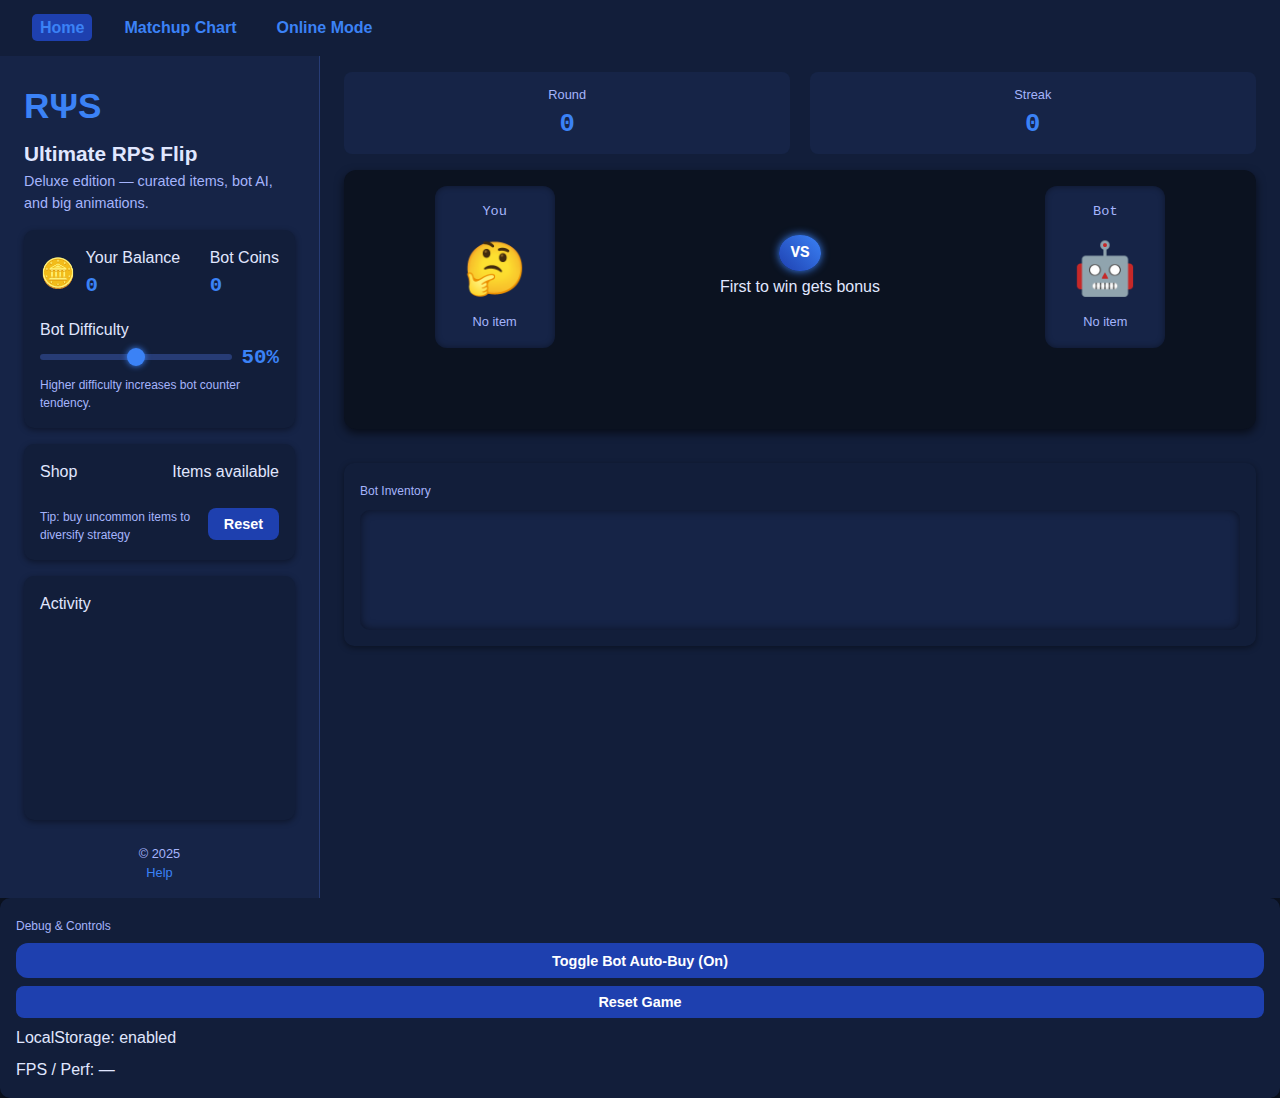
<file: index.html>
<!doctype html>
<html lang="en">
<head>
  <meta charset="utf-8" />
  <title>Ultimate Rock, Paper, Scissors Flip — Deluxe</title>
  <meta name="viewport" content="width=device-width,initial-scale=1" />
  <link rel="stylesheet" href="style.css" />
  <!-- Cronitor RUM -->
<script async src="https://rum.cronitor.io/script.js"></script>
<script>
    window.cronitor = window.cronitor || function() { (window.cronitor.q = window.cronitor.q || []).push(arguments); };
    cronitor('config', { clientKey: 'd086b8ed0db3d70befbdfbceb369a4a5' });
</script>
</head>
<body>

  <nav class="main-nav" role="navigation" aria-label="Main navigation">
    <ul>
      <li><a href="index.html" aria-current="page">Home</a></li>
      <li><a href="matchchart.html">Matchup Chart</a></li>
      <li><a href="online.html">Online Mode</a></li>
    </ul>
  </nav>

  <div class="app" role="application" aria-label="Ultimate Rock Paper Scissors Flip Game">
    <aside class="sidebar" aria-label="Game controls and shop">
      <div class="brand">
        <div class="logo">RΨS</div>
        <div>
          <h1>Ultimate RPS Flip</h1>
          <p class="small">Deluxe edition — curated items, bot AI, and big animations.</p>
        </div>
      </div>

      <div class="panel coins-panel" role="status" aria-live="polite">
        <div class="coins-row">
          <div class="coin-display">
            <div class="coin-icon">🪙</div>
            <div>
              <div class="small muted">Your Balance</div>
              <div class="coin-text" id="coins-display">0</div>
            </div>
          </div>
          <div class="kv">
            <div class="small muted">Bot Coins</div>
            <div class="value-pill mono" id="bot-coins-display">0</div>
          </div>
        </div>

        <div class="control">
          <div class="muted">Bot Difficulty</div>
          <div class="range-wrap">
            <input id="bot-difficulty-slider" type="range" min="0" max="100" value="50" aria-label="Bot difficulty slider" />
            <div class="value-pill" id="bot-difficulty-label">50%</div>
          </div>
          <div class="small-muted">Higher difficulty increases bot counter tendency.</div>
        </div>
      </div>

      <div class="panel">
        <div style="display:flex;align-items:center;justify-content:space-between;">
          <div class="small muted">Shop</div>
          <div class="small muted">Items available</div>
        </div>

        <div class="shop-list" id="shop-items" aria-live="polite" aria-atomic="true">
          <!-- populated by JS -->
        </div>

        <div style="display:flex;gap:8px;margin-top:8px;align-items:center;justify-content:space-between">
          <div class="small-muted">Tip: buy uncommon items to diversify strategy</div>
          <button id="reset-btn" title="Reset progress">Reset</button>
        </div>
      </div>

      <div class="panel small" id="log-panel" style="flex:1;overflow:auto">
        <div class="small muted">Activity</div>
        <div id="log-items" style="margin-top:8px;font-size:0.92rem;color:var(--text-muted);line-height:1.4"></div>
      </div>

      <div class="footer" style="padding-top:8px">
        <div>© 2025</div>
        <div class="links"><a href="#" id="help-link">Help</a></div>
      </div>
    </aside>

    <main class="game-area" aria-live="polite">
      <div class="top-row">
        <div class="status-panel">
          <div class="label small-muted">Round</div>
          <div class="value big mono" id="round-counter">0</div>
        </div>
        <div class="status-panel">
          <div class="label small-muted">Streak</div>
          <div class="value big mono" id="streak-counter">0</div>
        </div>
      </div>

      <div class="battle-stage" id="battle-stage" role="region" aria-label="Battle stage">
        <div class="arena" role="group" aria-label="Arena">
          <div class="card" id="player-card" aria-live="polite">
            <div class="label mono">You</div>
            <div class="icon" id="player-icon">🤔</div>
            <div class="small muted" id="player-item-name">No item</div>
          </div>

          <div class="vs-area">
            <div class="vs-bubble" id="vs-bubble" aria-hidden="true">
              <div class="mini">VS</div>
            </div>
            <div class="small muted">First to win gets bonus</div>
          </div>

          <div class="card" id="bot-card" aria-live="polite">
            <div class="label mono">Bot</div>
            <div class="icon" id="bot-icon">🤖</div>
            <div class="small muted" id="bot-item-name">No item</div>
          </div>
        </div>

        <div class="choices" id="battle-choices" role="group" aria-label="Choose your item">
          <!-- choice buttons -->
        </div>

        <div class="result-banner" id="battle-status" role="status" aria-live="polite"></div>

        <div class="confetti-wrap" id="confetti-wrap"></div>
        <div class="coin-burst" id="coin-wrap"></div>
      </div>

          <div class="panel" style="margin-top:10px">
            <div class="small-muted">Bot Inventory</div>
            <div class="bot-inventory" id="bot-inventory-items" aria-live="polite" style="margin-top:10px"></div>
          </div>
        </div>

        <div class="panel">
          <div class="small-muted">Debug & Controls</div>
          <div style="display: flex; flex-direction: column; gap: 8px; margin-top: 8px;">
            <button id="auto-bot-buy">Toggle Bot Auto-Buy (On)</button>
        <button id="reset-game">Reset Game</button>
            <div class="small muted">LocalStorage: <span id="storage-indicator">enabled</span></div>
            <div class="small muted">FPS / Perf: <span id="perf-ind">—</span></div>
          </div>
        </div>
      </div>
    </main>
  </div>

<script type="module">
  import { items, itemKeys } from './items.js';

  const $ = (sel, root = document) => root.querySelector(sel);
  const pick = (arr) => arr[Math.floor(Math.random() * arr.length)];

  // DOM refs
  const coinsDisplay = $('#coins-display');
  const botCoinsDisplay = $('#bot-coins-display');
  const botDifficultySlider = $('#bot-difficulty-slider');
  const botDifficultyLabel = $('#bot-difficulty-label');
  const shopItemsDiv = $('#shop-items');
  const battleChoicesDiv = $('#battle-choices');
  const battleStatus = $('#battle-status');
  const playerIcon = $('#player-icon');
  const botIcon = $('#bot-icon');
  const playerItemName = $('#player-item-name');
  const botItemName = $('#bot-item-name');
  const logItems = $('#log-items');
  const roundCounter = $('#round-counter');
  const streakCounter = $('#streak-counter');
  const resetBtn = $('#reset-btn');
  const autoBotBuyBtn = $('#auto-bot-buy');
  const shuffleShopBtn = $('#shuffle-shop');
  const confettiWrap = $('#confetti-wrap');

  // Rarity values for coin calculation
  const rarityValues = {
    'Common': 1,
    'Uncommon': 2,
    'Rare': 3,
    'Epic': 4,
    'Legendary': 5
  };

  // Game state
  let state = {
    coins: 0,
    botCoins: 0,
    playerInventory: new Set(['rock', 'paper', 'scissors']),
    botInventory: new Set(['rock', 'paper', 'scissors']),
    round: 0,
    streak: 0,
    botDifficulty: Number(botDifficultySlider.value),
    autoBotBuy: true,
    shopOrder: [...itemKeys],
    coinGoal: 200, // Winning coin goal for celebration
  };

  // Save/load state
  function saveState() {
    try {
      localStorage.setItem('rpsflip:v3', JSON.stringify({
        coins: state.coins,
        botCoins: state.botCoins,
        playerInventory: [...state.playerInventory],
        botInventory: [...state.botInventory],
        round: state.round,
        streak: state.streak,
        botDifficulty: state.botDifficulty,
      }));
      $('#storage-indicator').textContent = 'enabled';
    } catch {
      $('#storage-indicator').textContent = 'unavailable';
    }
  }

  function loadState() {
    try {
      const raw = localStorage.getItem('rpsflip:v3');
      if (!raw) return;
      const saved = JSON.parse(raw);
      state.coins = saved.coins ?? state.coins;
      state.botCoins = saved.botCoins ?? state.botCoins;
      state.playerInventory = new Set(saved.playerInventory ?? [...state.playerInventory]);
      state.botInventory = new Set(saved.botInventory ?? [...state.botInventory]);
      state.round = saved.round ?? state.round;
      state.streak = saved.streak ?? state.streak;
      state.botDifficulty = saved.botDifficulty ?? state.botDifficulty;
    } catch {
      // ignore
    }
  }

  // Render functions
  function renderCoins() {
    coinsDisplay.textContent = state.coins;
    botCoinsDisplay.textContent = state.botCoins;
  }

  function renderShop() {
    shopItemsDiv.innerHTML = '';
    state.shopOrder.forEach(key => {
      const item = items[key];
      if (!item) return;
    const owned = state.playerInventory.has(key);
const affordable = state.coins >= item.cost;
const div = document.createElement('div');
// Add the new rarity class to the div
div.className = `shop-item rarity-${item.rarity}${owned ? ' owned' : ''}`;
div.innerHTML = `
  <div class="icon">${item.icon}</div>
  <div class="info">
    <div class="name">${item.name}</div>
    <div class="rarity">Cost: ${item.cost} 🪙</div>
  </div>
  <button ${owned ? 'disabled' : ''} tabindex="0">${owned ? 'Owned' : 'Buy'}</button>
`;
      const btn = div.querySelector('button');
      btn.onclick = () => {
        if (state.coins < item.cost) return;
        state.coins -= item.cost;
        state.playerInventory.add(key);
        log(`Bought ${item.name} for ${item.cost} coins.`);
        renderCoins();
        renderShop();
        renderBattleChoices();
        saveState();
      };
      shopItemsDiv.appendChild(div);
    });
  }

  function renderBattleChoices() {
    battleChoicesDiv.innerHTML = '';
    Array.from(state.playerInventory).forEach(key => {
      const item = items[key];
      if (!item) return;
      const btn = document.createElement('button');
      btn.className = 'choice-btn';
      btn.textContent = `${item.icon} ${item.name}`;
      btn.setAttribute('tabindex', '0');
      btn.onclick = () => playerChoose(key);
      battleChoicesDiv.appendChild(btn);
    });
  }

  function renderBotInventory() {
    const botInventoryDiv = $('#bot-inventory-items');
    botInventoryDiv.innerHTML = '';
    Array.from(state.botInventory).forEach(key => {
      const item = items[key];
      if (!item) return;
      const div = document.createElement('div');
      div.className = 'bot-inv-item';
      div.textContent = `${item.icon} ${item.name}`;
      botInventoryDiv.appendChild(div);
    });
  }

  // Game logic
  function getResult(playerKey, botKey) {
    if (playerKey === botKey) return 'tie';
    const player = items[playerKey];
    if (player.beats.includes(botKey)) return 'win';
    return 'lose';
  }

  function botChoose(playerKey) {
    const difficulty = state.botDifficulty;
    const available = [...state.botInventory];
    if (available.length === 0) return pick(itemKeys);
    const counters = available.filter(k => items[k].beats.includes(playerKey));
    if (Math.random() * 100 < difficulty && counters.length > 0) {
      return pick(counters);
    }
    return pick(available);
  }

  // Animate card flip
  async function animateFlip(cardEl, newIcon, newName) {
    await cardEl.animate([{ transform: 'rotateY(0deg)' }, { transform: 'rotateY(90deg)' }], { duration: 200 }).finished;
    cardEl.querySelector('.icon').textContent = newIcon;
    cardEl.querySelector('.small.muted').textContent = newName;
    await cardEl.animate([{ transform: 'rotateY(90deg)' }, { transform: 'rotateY(0deg)' }], { duration: 200 }).finished;
  }

  // Confetti effect (basic simple version)
  function confettiBurst() {
    // Clear previous confetti
    confettiWrap.innerHTML = '';
    // Create some confetti dots
    for (let i = 0; i < 100; i++) {
      const dot = document.createElement('div');
      dot.className = 'confetti-dot';
      dot.style.left = Math.random() * 100 + '%';
      dot.style.backgroundColor = `hsl(${Math.random() * 360}, 100%, 70%)`;
      dot.style.animationDelay = (Math.random() * 2) + 's';
      confettiWrap.appendChild(dot);
    }
    setTimeout(() => confettiWrap.innerHTML = '', 3000);
  }

  async function playerChoose(playerKey) {
    disableChoices(true);

    const botKey = botChoose(playerKey);
    const playerCard = $('#player-card');
    const botCard = $('#bot-card');

    await Promise.all([
      animateFlip(playerCard, items[playerKey].icon, items[playerKey].name),
      animateFlip(botCard, items[botKey].icon, items[botKey].name),
    ]);

    const result = getResult(playerKey, botKey);
    const playerRarityVal = rarityValues[items[playerKey].rarity] || 1;
    const botRarityVal = rarityValues[items[botKey].rarity] || 1;

  const itemRarity = selectedItem.rarity; // e.g., "epic"
const multiplier = rarityCoinMultipliers[itemRarity];

// Win case
if (winner === "player") {
  const coinsEarned = Math.round(baseWinCoins * multiplier.win);
  playerCoins += coinsEarned;
}

// Lose case
if (winner === "bot") {
  const coinsLost = Math.round(baseLoseCoins * multiplier.lose);
  playerCoins -= coinsLost;
}


    if (result === 'win') {
      // Player wins
      const winCoins = baseWinCoins * playerRarityVal;
      state.coins += winCoins;

      // Bot loses coins scaled by rarity, at least 1 coin
      const botLoseCoins = Math.max(1, baseLoseCoins * botRarityVal);
      state.botCoins = Math.max(0, state.botCoins - botLoseCoins);

      state.streak++;
      battleStatus.textContent = `You Win! +${winCoins} coins`;
      log(`You won round ${state.round + 1}, gained ${winCoins} coins!`);
      
      // Bonus for streak 5
      if (state.streak > 0 && state.streak % 5 === 0) {
        const streakBonus = 25;
        state.coins += streakBonus;
        battleStatus.textContent += ` + Streak Bonus ${streakBonus} coins!`;
        log(`Streak bonus! +${streakBonus} coins for winning ${state.streak} in a row.`);
      }

    } else if (result === 'lose') {
      // Bot wins
      const winCoins = baseWinCoins * botRarityVal;
      state.botCoins += winCoins;

      // Player loses coins scaled by rarity, at least 1 coin
      const playerLoseCoins = Math.max(1, baseLoseCoins * playerRarityVal);
      state.coins = Math.max(0, state.coins - playerLoseCoins);

      state.streak = 0;
      battleStatus.textContent = `You Lose! -${playerLoseCoins} coins`;
      log(`You lost round ${state.round + 1}, lost ${playerLoseCoins} coins.`);
    } else {
      battleStatus.textContent = 'Tie!';
      log(`Round ${state.round + 1} was a tie.`);
      // No coin changes for tie
    }

    state.round++;
    roundCounter.textContent = state.round;
    streakCounter.textContent = state.streak;

    renderCoins();
    renderBotInventory();

    saveState();

    // Check coin goal for confetti celebration
    if (state.coins >= state.coinGoal) {
      log(`🎉 Congratulations! You reached ${state.coinGoal} coins!`);
      confettiBurst();
    }

    disableChoices(false);

    setTimeout(() => {
      battleStatus.textContent = '';
      playerIcon.textContent = '🤔';
      playerItemName.textContent = 'No item';
      botIcon.textContent = '🤖';
      botItemName.textContent = 'No item';
    }, 2500);
  }

  function disableChoices(disabled) {
    Array.from(battleChoicesDiv.children).forEach(btn => {
      btn.disabled = disabled;
    });
  }

  // Bot auto-buy logic
  function botAutoBuy() {
    if (!state.autoBotBuy) return;

    const affordableItems = itemKeys.filter(key => {
      const item = items[key];
      return !state.botInventory.has(key) && item.cost <= state.botCoins;
    });

    if (affordableItems.length > 0) {
      const toBuyKey = pick(affordableItems);
      const item = items[toBuyKey];
      state.botCoins -= item.cost;
      state.botInventory.add(toBuyKey);
      log(`Bot bought ${item.name} for ${item.cost} coins.`);
      renderCoins();
      renderBotInventory();
      saveState();
    }
  }

  // Reset shop now costs 10 coins
  resetBtn.onclick = () => {
    if (state.coins < 10) {
      alert('You need at least 10 coins to reset the shop.');
      return;
    }
    if (confirm('Reset shop for 10 coins?')) {
      state.coins -= 10;
      state.shopOrder = state.shopOrder.sort(() => Math.random() - 0.5);
      renderShop();
      renderCoins();
      log('Shop reset for 10 coins.');
      saveState();
    }
  };

  // Initialization
  function init() {
    loadState();

    renderCoins();
    renderShop();
    renderBattleChoices();
    renderBotInventory();

    roundCounter.textContent = state.round;
    streakCounter.textContent = state.streak;
    botDifficultySlider.value = state.botDifficulty;
    botDifficultyLabel.textContent = `${state.botDifficulty}%`;

    botDifficultySlider.oninput = () => {
      state.botDifficulty = Number(botDifficultySlider.value);
      botDifficultyLabel.textContent = `${state.botDifficulty}%`;
      saveState();
    };

    autoBotBuyBtn.onclick = () => {
      state.autoBotBuy = !state.autoBotBuy;
      autoBotBuyBtn.textContent = `Toggle Bot Auto-Buy (${state.autoBotBuy ? 'On' : 'Off'})`;
    };

 const resetGameBtn = $('#reset-game');

resetGameBtn.onclick = () => {
  if (confirm('Are you sure you want to reset your game progress? This cannot be undone.')) {
    localStorage.removeItem('rpsflip:v3'); // remove saved progress
    location.reload(); // reload the page to reset state
  }
};


    setInterval(botAutoBuy, 5000);
  }

  function log(text) {
    const el = document.createElement('div');
    el.textContent = text;
    logItems.appendChild(el);
    logItems.scrollTop = logItems.scrollHeight;
  }

  init();

</script>


</body>
</html>
</file>
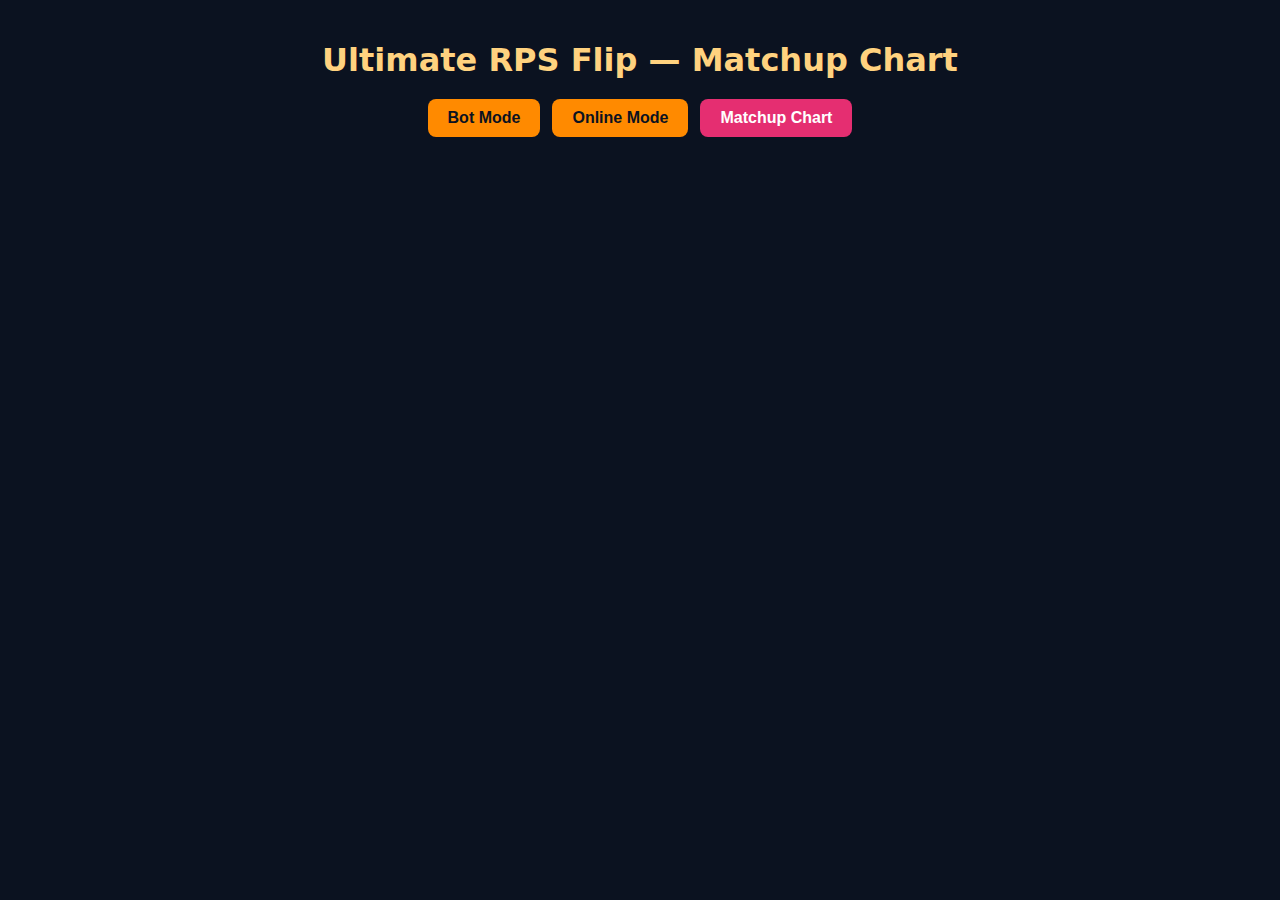
<file: matchchart.html>
<!DOCTYPE html>
<html lang="en">
<head>
<meta charset="UTF-8" />
<meta name="viewport" content="width=device-width, initial-scale=1" />
<title>Ultimate RPS Flip — Matchup Chart</title>
<style>
  body {
    font-family: "Comfortaa", system-ui, -apple-system, "Segoe UI", Roboto, "Helvetica Neue", Arial, sans-serif;
    background: #0b1220;
    color: #eef2ff;
    padding: 20px;
    margin: 0;
  }
  h1 {
    text-align: center;
    color: #ffd27f;
    margin-bottom: 20px;
  }
  .nav-buttons {
    display: flex;
    justify-content: center;
    gap: 12px;
    margin-bottom: 20px;
    flex-wrap: wrap;
  }
  .nav-buttons button {
    background: #ff8a00;
    border: none;
    border-radius: 8px;
    padding: 10px 20px;
    font-weight: 700;
    color: #0b1220;
    cursor: pointer;
    transition: background-color 0.3s ease;
    user-select: none;
    font-size: 1rem;
  }
  .nav-buttons button:hover {
    background: #e67600;
  }
  .nav-buttons button.active {
    background: #e52e71;
    color: white;
    cursor: default;
  }
  table {
    width: 100%;
    max-width: 960px;
    border-collapse: collapse;
    margin: 0 auto;
    background: #1b2a4a;
    border-radius: 12px;
    overflow: hidden;
    box-shadow: 0 10px 30px rgba(2, 6, 23, 0.7);
  }
  th, td {
    border: 1px solid rgba(255,255,255,0.1);
    padding: 10px;
    text-align: center;
    font-weight: 700;
    user-select: none;
  }
  th {
    background: #ff8a00;
    color: #0b1220;
    position: sticky;
    top: 0;
    z-index: 10;
  }
  th:first-child {
    background: #e52e71;
    color: white;
  }
  td.win {
    background: #34d399; /* green */
    color: #0b1220;
  }
  td.lose {
    background: #fb7185; /* red */
    color: #0b1220;
  }
  td.draw {
    background: #9aa7c7; /* muted gray */
    color: #0b1220;
  }
  td.no-relation {
    color: #64748b; /* lighter gray */
  }
  tbody tr:hover {
    background: rgba(229, 46, 113, 0.1);
  }
  caption {
    margin-bottom: 10px;
    font-size: 1.1rem;
    color: #ffd27f;
  }
  /* Responsive horizontal scroll wrapper */
  .table-wrapper {
    overflow-x: auto;
  }
</style>
</head>
<body>
  <h1>Ultimate RPS Flip — Matchup Chart</h1>

  <nav class="nav-buttons" role="navigation" aria-label="Main navigation">
    <button onclick="location.href='index.html'" aria-label="Go to Bot Mode">Bot Mode</button>
    <button onclick="location.href='online.html'" aria-label="Go to Online Mode">Online Mode</button>
    <button class="active" aria-current="page" aria-label="Current Page: Matchup Chart">Matchup Chart</button>
  </nav>

  <div class="table-wrapper" id="matchup-container" aria-label="Matchup Chart"></div>

  <script type="module">
    import { items, itemKeys } from './items.js';

    function generateMatchupMatrix() {
      const table = document.createElement('table');
      table.setAttribute('role', 'grid');
      table.setAttribute('aria-describedby', 'caption');

      const caption = document.createElement('caption');
      caption.id = 'caption';
      caption.textContent = 'Item matchup results: Win, Lose, Draw or no relation';
      table.appendChild(caption);

      // Header row
      const headerRow = document.createElement('tr');
      headerRow.appendChild(document.createElement('th')); // empty top-left cell

      itemKeys.forEach(key => {
        const th = document.createElement('th');
        th.scope = "col";
        th.textContent = `${items[key].icon} ${items[key].name}`;
        headerRow.appendChild(th);
      });
      table.appendChild(headerRow);

      // Body rows
      itemKeys.forEach(rowKey => {
        const tr = document.createElement('tr');
        const rowHeader = document.createElement('th');
        rowHeader.scope = "row";
        rowHeader.textContent = `${items[rowKey].icon} ${items[rowKey].name}`;
        tr.appendChild(rowHeader);

        itemKeys.forEach(colKey => {
          const td = document.createElement('td');

          if (rowKey === colKey) {
            td.textContent = 'Draw';
            td.classList.add('draw');
          } else if (items[rowKey].beats.includes(colKey)) {
            td.textContent = 'Win';
            td.classList.add('win');
          } else if (items[colKey].beats.includes(rowKey)) {
            td.textContent = 'Lose';
            td.classList.add('lose');
          } else {
            td.textContent = '—';
            td.classList.add('no-relation');
          }
          tr.appendChild(td);
        });

        table.appendChild(tr);
      });

      return table;
    }

    const container = document.getElementById('matchup-container');
    container.appendChild(generateMatchupMatrix());
  </script>
</body>
</html>
</file>
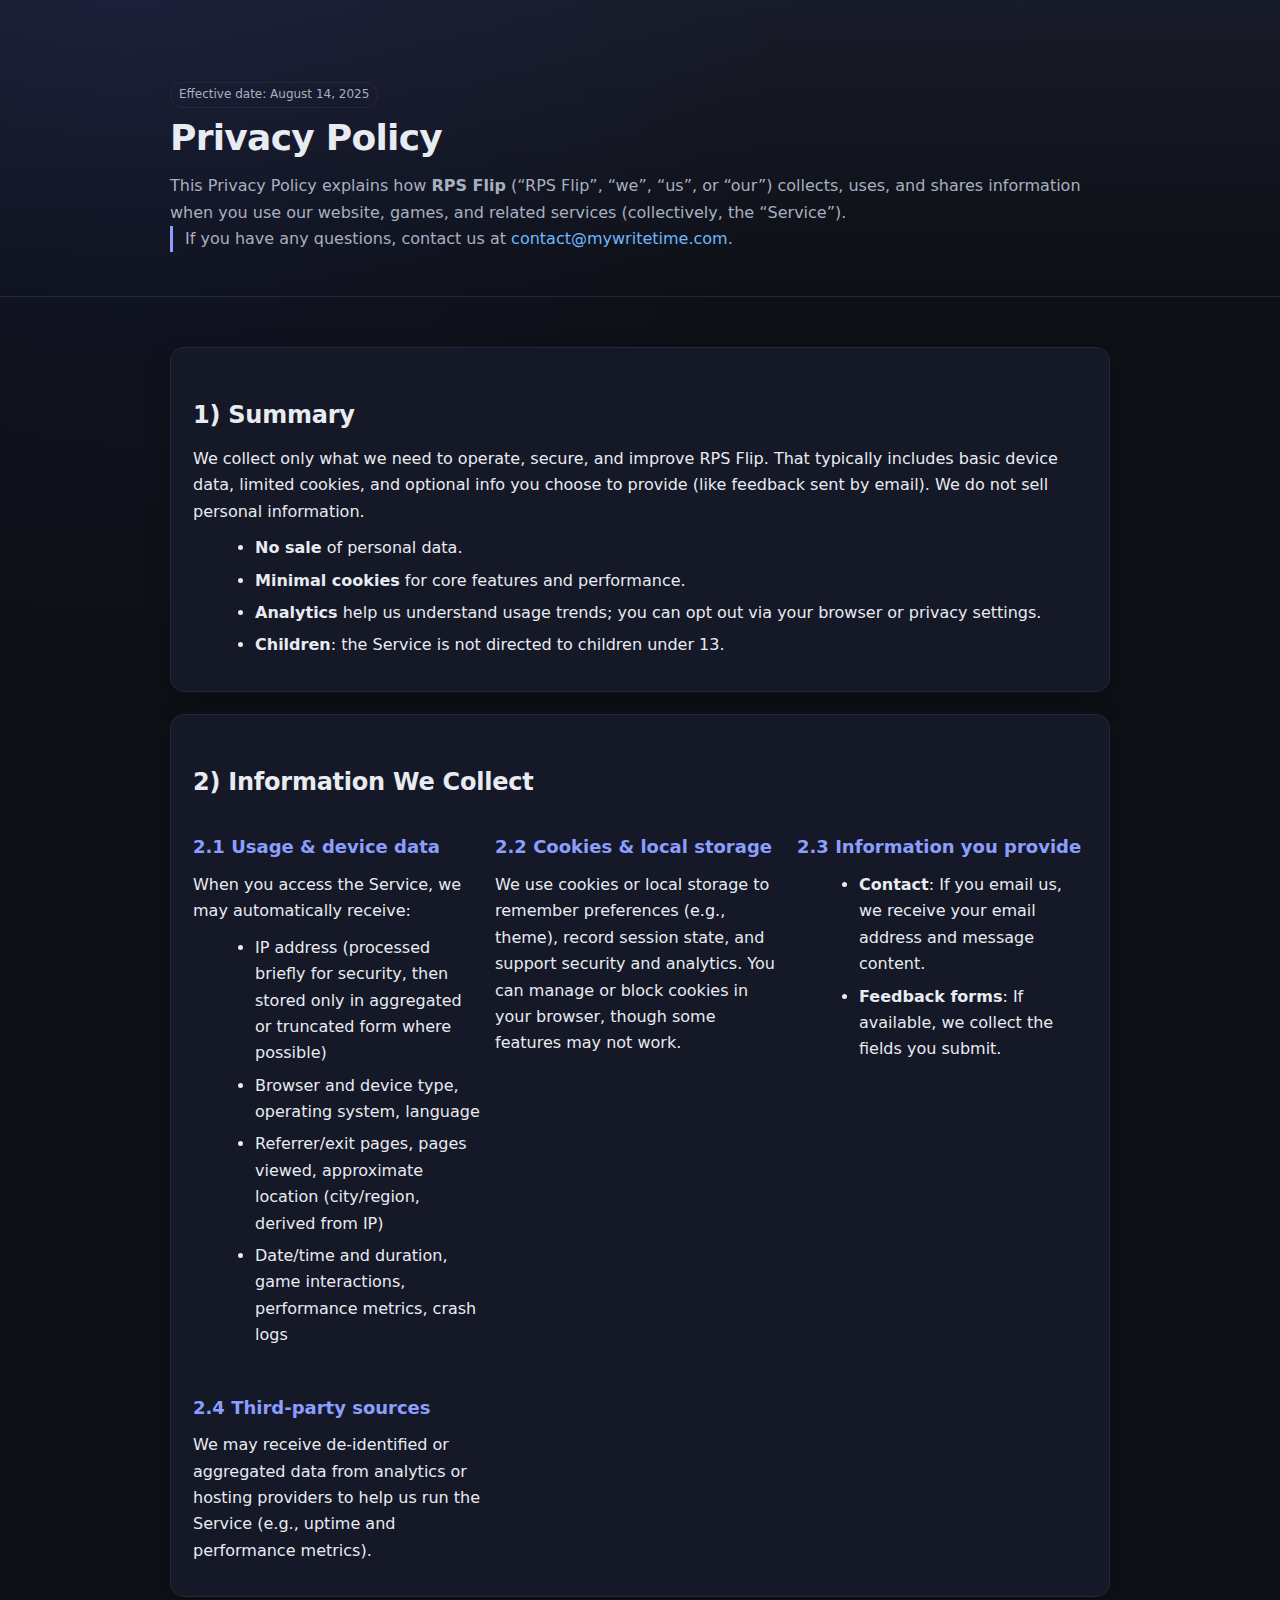
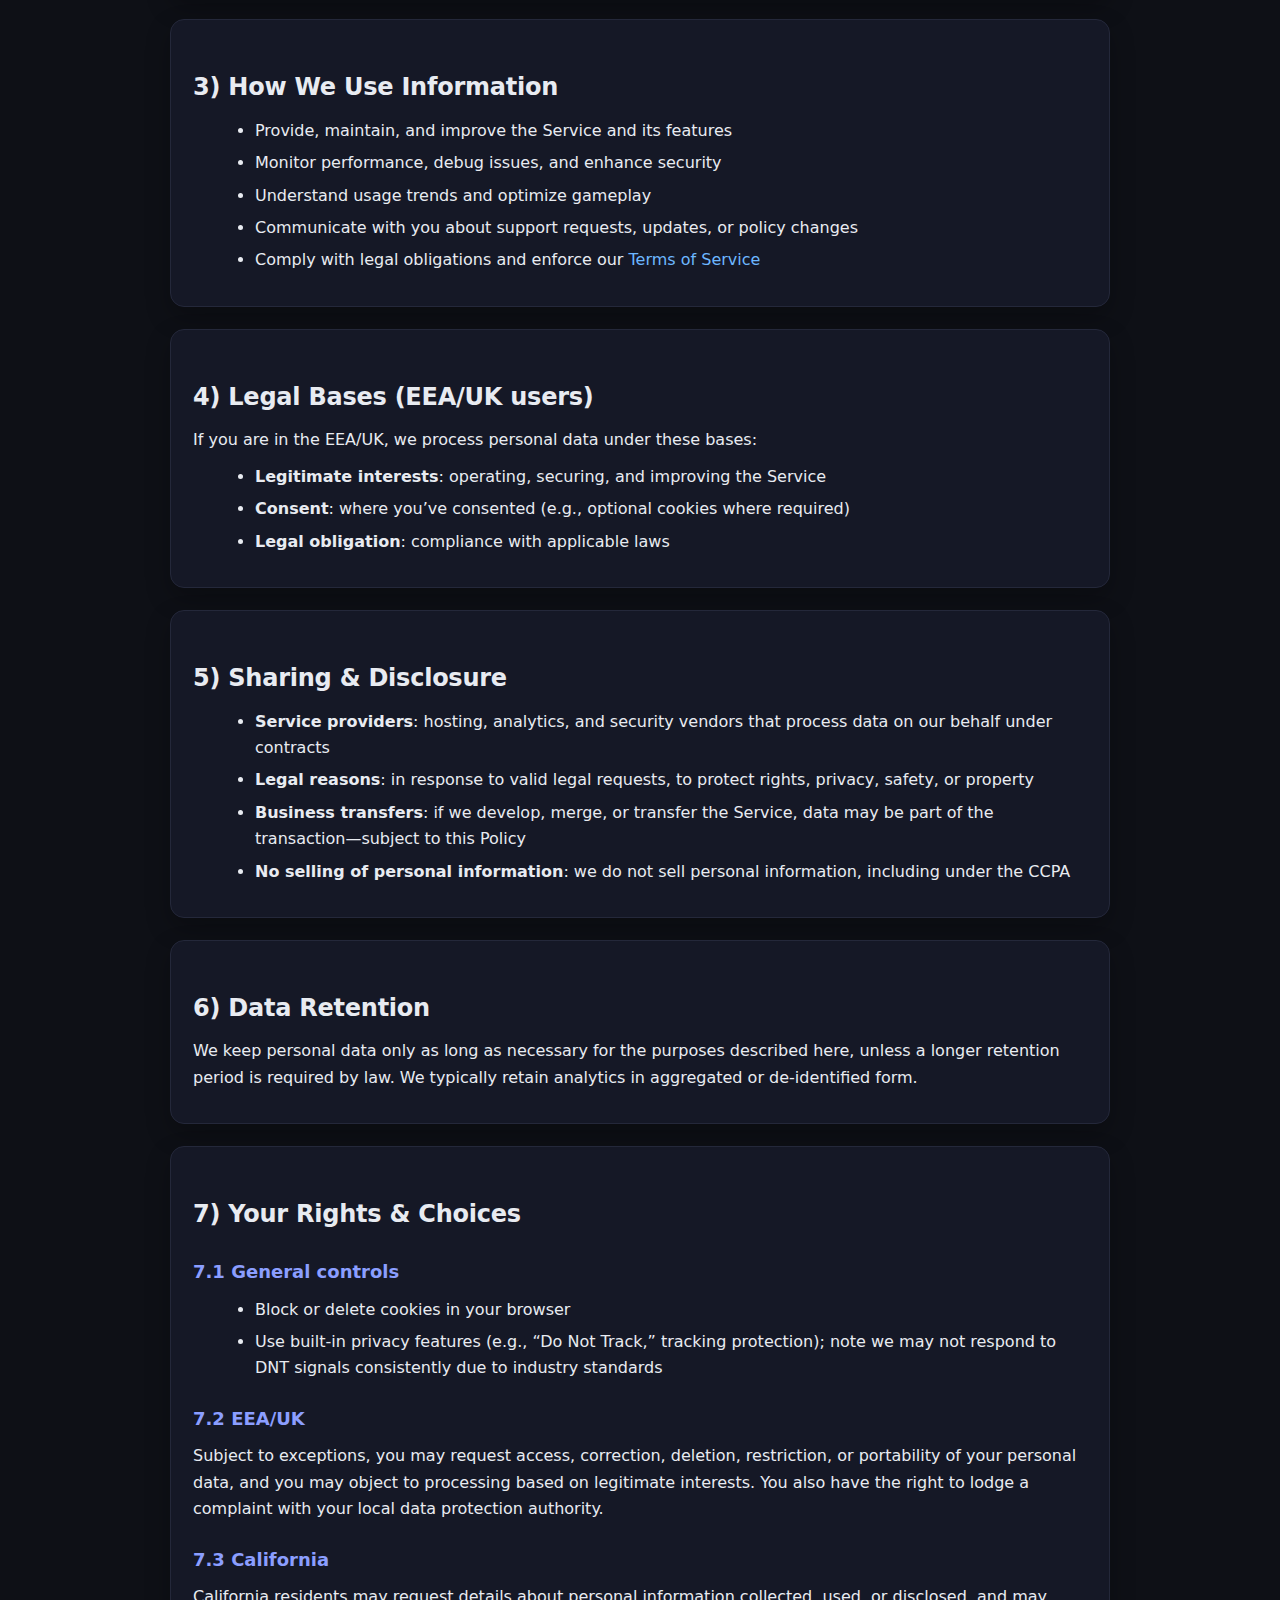
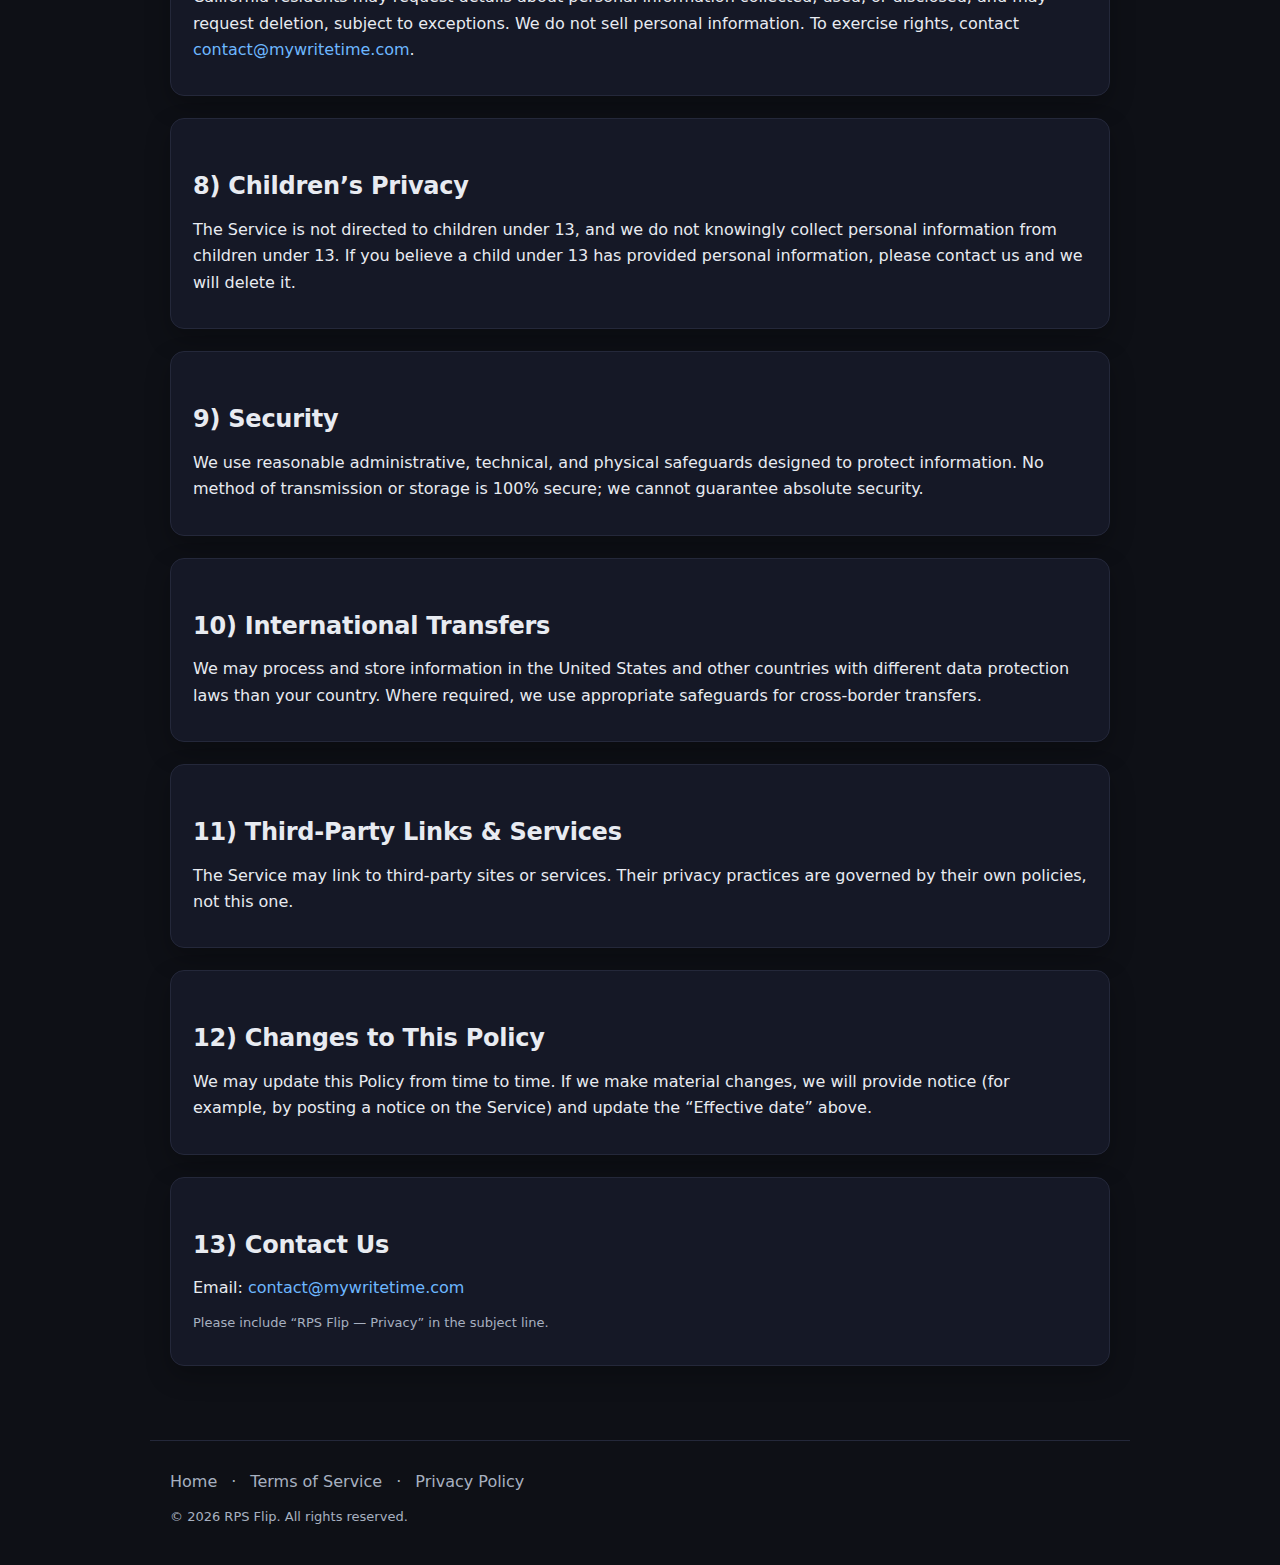
<file: privacy.html>
<!doctype html>
<html lang="en">
<head>
  <meta charset="utf-8" />
  <title>Privacy Policy — RPS Flip</title>
  <meta name="viewport" content="width=device-width, initial-scale=1" />
  <meta name="description" content="Privacy Policy for RPS Flip — learn what we collect, how we use it, and your choices." />
  <link rel="icon" href="/favicon.ico" />
  <style>
    :root {
      --bg: #0e1016;
      --panel: #151826;
      --ink: #e8ebf1;
      --muted: #a7b0c0;
      --link: #6db7ff;
      --accent: #8b9eff;
      --border: #24283a;
      --code: #0c0f17;
      --ok: #47d18c;
      --warn: #ffd060;
      --bad: #ff6b6b;
      --radius: 14px;
      --maxw: 980px;
    }
    * { box-sizing: border-box }
    body {
      margin: 0; padding: 0;
      font: 16px/1.65 system-ui, -apple-system, Segoe UI, Roboto, Ubuntu, Cantarell, "Helvetica Neue", Arial, "Noto Sans", "Apple Color Emoji", "Segoe UI Emoji";
      background: radial-gradient(1200px 1200px at 10% 0%, #121629 0%, #0e1016 55%), #0e1016;
      color: var(--ink);
    }
    header, main, footer { display: block; }
    .wrap { max-width: var(--maxw); margin: 0 auto; padding: 28px 20px; }
    header.hero {
      padding: 52px 0 16px;
      background: linear-gradient(180deg, rgba(139,158,255,0.08), rgba(109,183,255,0.0));
      border-bottom: 1px solid var(--border);
    }
    .hero h1 {
      margin: 0 0 6px;
      font-size: 36px; letter-spacing: -0.02em;
    }
    .hero p { margin: 0; color: var(--muted); }
    .panel {
      background: var(--panel);
      border: 1px solid var(--border);
      border-radius: var(--radius);
      padding: 22px;
      margin: 22px 0;
      box-shadow: 0 10px 24px rgba(0,0,0,0.25);
    }
    h2 { margin: 26px 0 8px; font-size: 24px; letter-spacing:-0.01em; }
    h3 { margin: 22px 0 8px; font-size: 18px; color: var(--accent); }
    p { margin: 10px 0; color: var(--ink); }
    ul, ol { margin: 10px 0 10px 22px; }
    li { margin: 6px 0; }
    a { color: var(--link); text-decoration: none; }
    a:hover, a:focus { text-decoration: underline; }
    code, .kbd { background: var(--code); padding: 2px 6px; border-radius: 6px; }
    .note { border-left: 3px solid var(--accent); padding-left: 12px; color: var(--muted); }
    .badge { display:inline-block; padding:2px 8px; border-radius: 999px; font-size: 12px; border:1px solid var(--border); color: var(--muted); }
    .list-grid { display: grid; grid-template-columns: repeat(auto-fit, minmax(240px, 1fr)); gap: 12px; }
    footer.site {
      border-top: 1px solid var(--border);
      margin-top: 24px;
      color: var(--muted);
    }
    .foot-nav { display:flex; gap:14px; flex-wrap:wrap; }
    .foot-nav a { color: var(--muted); }
    .meta { font-size: 13px; color: var(--muted); }
  </style>
</head>
<body>
  <header class="hero">
    <div class="wrap">
      <span class="badge">Effective date: August 14, 2025</span>
      <h1>Privacy Policy</h1>
      <p>This Privacy Policy explains how <strong>RPS Flip</strong> (“RPS Flip”, “we”, “us”, or “our”) collects, uses, and shares information when you use our website, games, and related services (collectively, the “Service”).</p>
      <p class="note">If you have any questions, contact us at <a href="mailto:contact@mywritetime.com">contact@mywritetime.com</a>.</p>
    </div>
  </header>

  <main class="wrap">
    <div class="panel">
      <h2>1) Summary</h2>
      <p>We collect only what we need to operate, secure, and improve RPS Flip. That typically includes basic device data, limited cookies, and optional info you choose to provide (like feedback sent by email). We do not sell personal information.</p>
      <ul>
        <li><strong>No sale</strong> of personal data.</li>
        <li><strong>Minimal cookies</strong> for core features and performance.</li>
        <li><strong>Analytics</strong> help us understand usage trends; you can opt out via your browser or privacy settings.</li>
        <li><strong>Children</strong>: the Service is not directed to children under 13.</li>
      </ul>
    </div>

    <div class="panel">
      <h2>2) Information We Collect</h2>
      <div class="list-grid">
        <div>
          <h3>2.1 Usage & device data</h3>
          <p>When you access the Service, we may automatically receive:</p>
          <ul>
            <li>IP address (processed briefly for security, then stored only in aggregated or truncated form where possible)</li>
            <li>Browser and device type, operating system, language</li>
            <li>Referrer/exit pages, pages viewed, approximate location (city/region, derived from IP)</li>
            <li>Date/time and duration, game interactions, performance metrics, crash logs</li>
          </ul>
        </div>
        <div>
          <h3>2.2 Cookies & local storage</h3>
          <p>We use cookies or local storage to remember preferences (e.g., theme), record session state, and support security and analytics. You can manage or block cookies in your browser, though some features may not work.</p>
        </div>
        <div>
          <h3>2.3 Information you provide</h3>
          <ul>
            <li><strong>Contact</strong>: If you email us, we receive your email address and message content.</li>
            <li><strong>Feedback forms</strong>: If available, we collect the fields you submit.</li>
          </ul>
        </div>
        <div>
          <h3>2.4 Third‑party sources</h3>
          <p>We may receive de‑identified or aggregated data from analytics or hosting providers to help us run the Service (e.g., uptime and performance metrics).</p>
        </div>
      </div>
    </div>

    <div class="panel">
      <h2>3) How We Use Information</h2>
      <ul>
        <li>Provide, maintain, and improve the Service and its features</li>
        <li>Monitor performance, debug issues, and enhance security</li>
        <li>Understand usage trends and optimize gameplay</li>
        <li>Communicate with you about support requests, updates, or policy changes</li>
        <li>Comply with legal obligations and enforce our <a href="/terms.html">Terms of Service</a></li>
      </ul>
    </div>

    <div class="panel">
      <h2>4) Legal Bases (EEA/UK users)</h2>
      <p>If you are in the EEA/UK, we process personal data under these bases:</p>
      <ul>
        <li><strong>Legitimate interests</strong>: operating, securing, and improving the Service</li>
        <li><strong>Consent</strong>: where you’ve consented (e.g., optional cookies where required)</li>
        <li><strong>Legal obligation</strong>: compliance with applicable laws</li>
      </ul>
    </div>

    <div class="panel">
      <h2>5) Sharing & Disclosure</h2>
      <ul>
        <li><strong>Service providers</strong>: hosting, analytics, and security vendors that process data on our behalf under contracts</li>
        <li><strong>Legal reasons</strong>: in response to valid legal requests, to protect rights, privacy, safety, or property</li>
        <li><strong>Business transfers</strong>: if we develop, merge, or transfer the Service, data may be part of the transaction—subject to this Policy</li>
        <li><strong>No selling of personal information</strong>: we do not sell personal information, including under the CCPA</li>
      </ul>
    </div>

    <div class="panel">
      <h2>6) Data Retention</h2>
      <p>We keep personal data only as long as necessary for the purposes described here, unless a longer retention period is required by law. We typically retain analytics in aggregated or de‑identified form.</p>
    </div>

    <div class="panel">
      <h2>7) Your Rights & Choices</h2>
      <h3>7.1 General controls</h3>
      <ul>
        <li>Block or delete cookies in your browser</li>
        <li>Use built‑in privacy features (e.g., “Do Not Track,” tracking protection); note we may not respond to DNT signals consistently due to industry standards</li>
      </ul>
      <h3>7.2 EEA/UK</h3>
      <p>Subject to exceptions, you may request access, correction, deletion, restriction, or portability of your personal data, and you may object to processing based on legitimate interests. You also have the right to lodge a complaint with your local data protection authority.</p>
      <h3>7.3 California</h3>
      <p>California residents may request details about personal information collected, used, or disclosed, and may request deletion, subject to exceptions. We do not sell personal information. To exercise rights, contact <a href="mailto:contact@mywritetime.com">contact@mywritetime.com</a>.</p>
    </div>

    <div class="panel">
      <h2>8) Children’s Privacy</h2>
      <p>The Service is not directed to children under 13, and we do not knowingly collect personal information from children under 13. If you believe a child under 13 has provided personal information, please contact us and we will delete it.</p>
    </div>

    <div class="panel">
      <h2>9) Security</h2>
      <p>We use reasonable administrative, technical, and physical safeguards designed to protect information. No method of transmission or storage is 100% secure; we cannot guarantee absolute security.</p>
    </div>

    <div class="panel">
      <h2>10) International Transfers</h2>
      <p>We may process and store information in the United States and other countries with different data protection laws than your country. Where required, we use appropriate safeguards for cross‑border transfers.</p>
    </div>

    <div class="panel">
      <h2>11) Third‑Party Links & Services</h2>
      <p>The Service may link to third‑party sites or services. Their privacy practices are governed by their own policies, not this one.</p>
    </div>

    <div class="panel">
      <h2>12) Changes to This Policy</h2>
      <p>We may update this Policy from time to time. If we make material changes, we will provide notice (for example, by posting a notice on the Service) and update the “Effective date” above.</p>
    </div>

    <div class="panel">
      <h2>13) Contact Us</h2>
      <p>Email: <a href="mailto:contact@mywritetime.com">contact@mywritetime.com</a></p>
      <p class="meta">Please include “RPS Flip — Privacy” in the subject line.</p>
    </div>
  </main>

  <footer class="wrap site">
    <nav class="foot-nav">
      <a href="/">Home</a> ·
      <a href="/terms.html">Terms of Service</a> ·
      <a href="/privacy.html">Privacy Policy</a>
    </nav>
    <p class="meta">© <span id="y"></span> RPS Flip. All rights reserved.</p>
  </footer>

  <script>document.getElementById('y').textContent = new Date().getFullYear();</script>
</body>
</html>
</file>
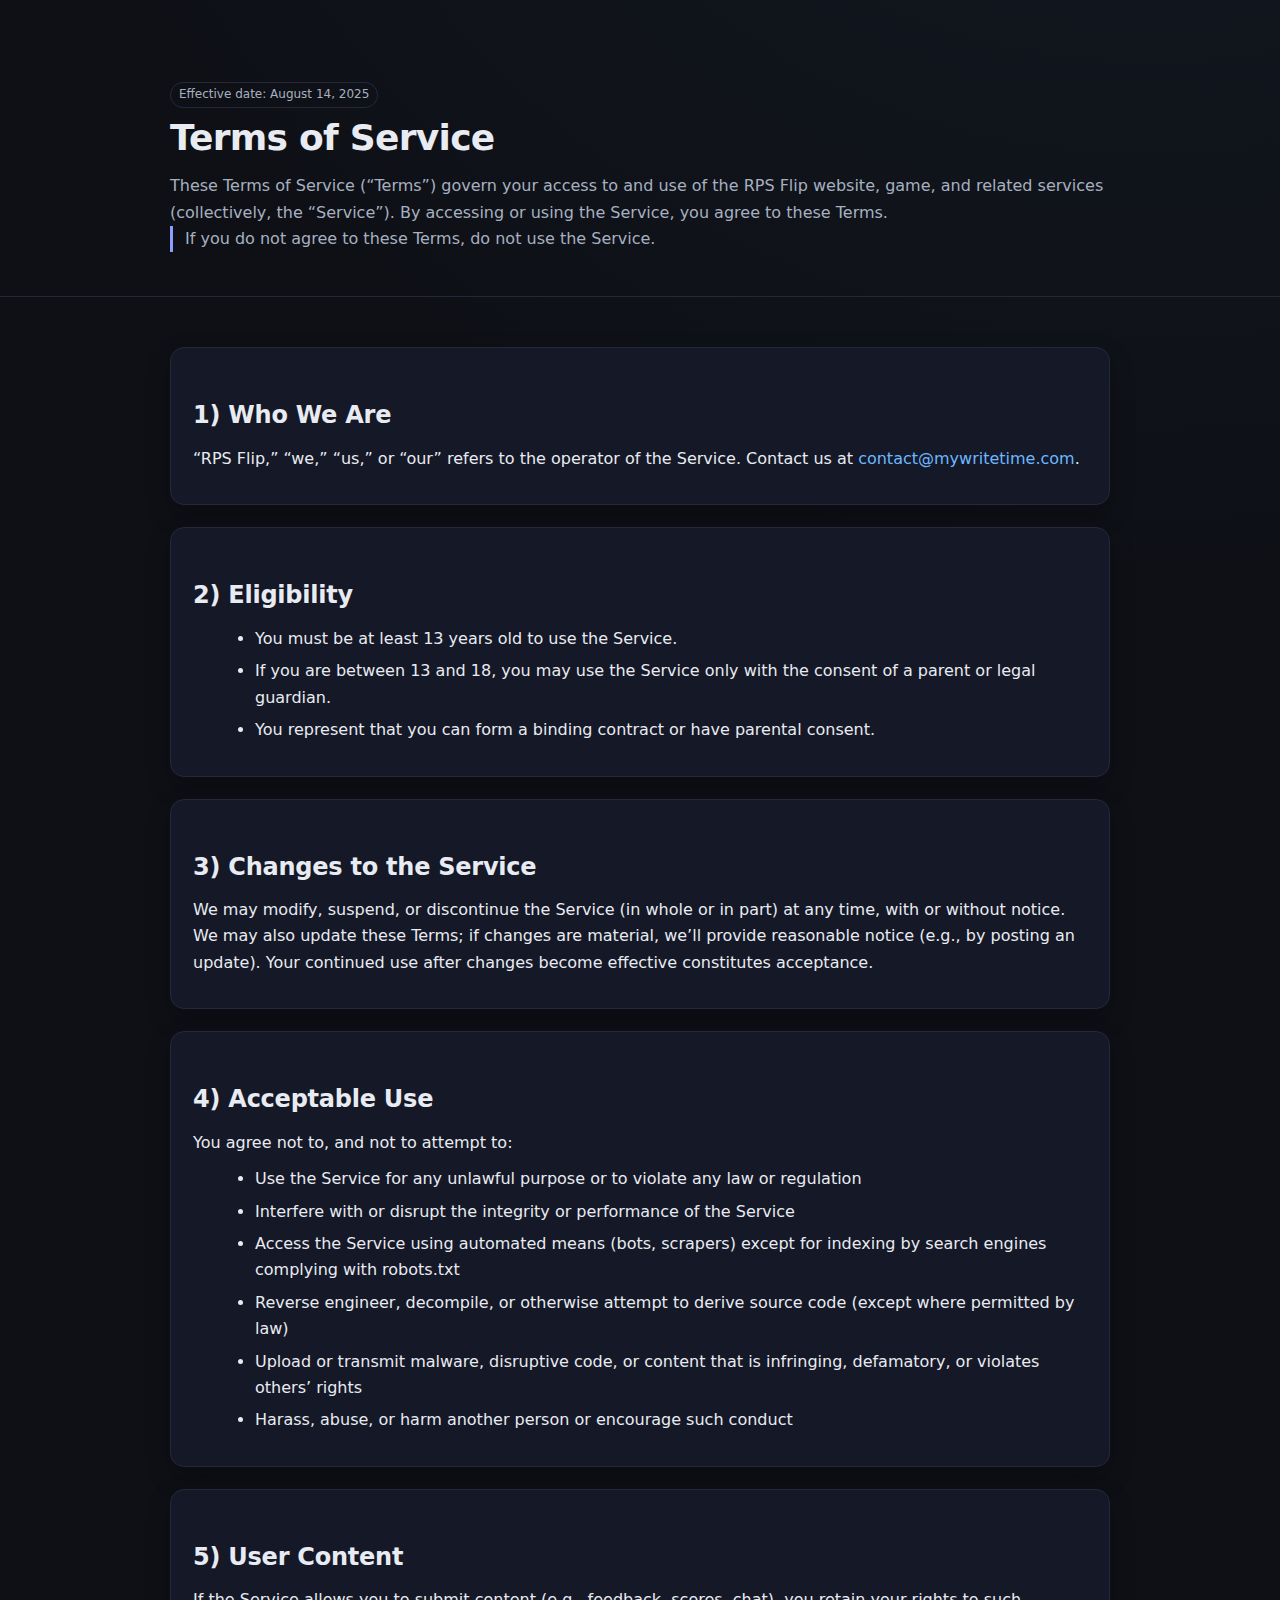
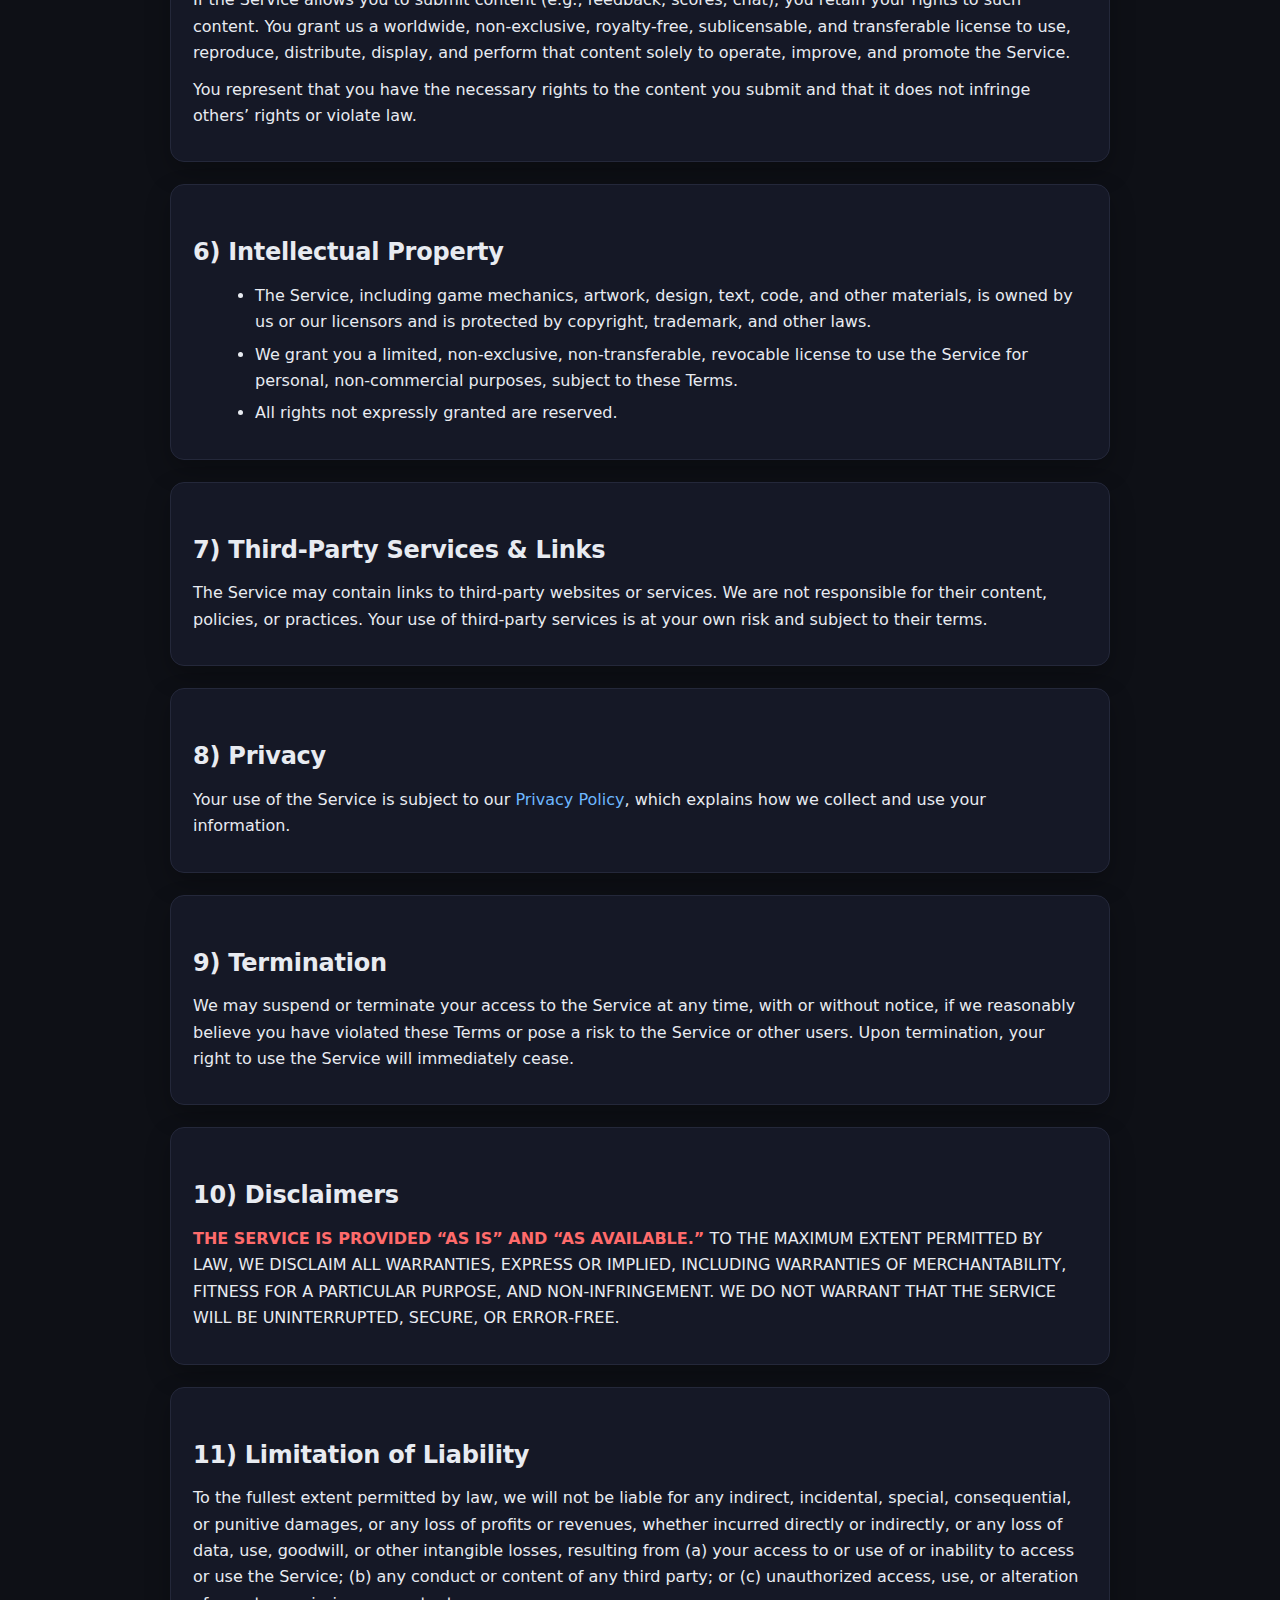
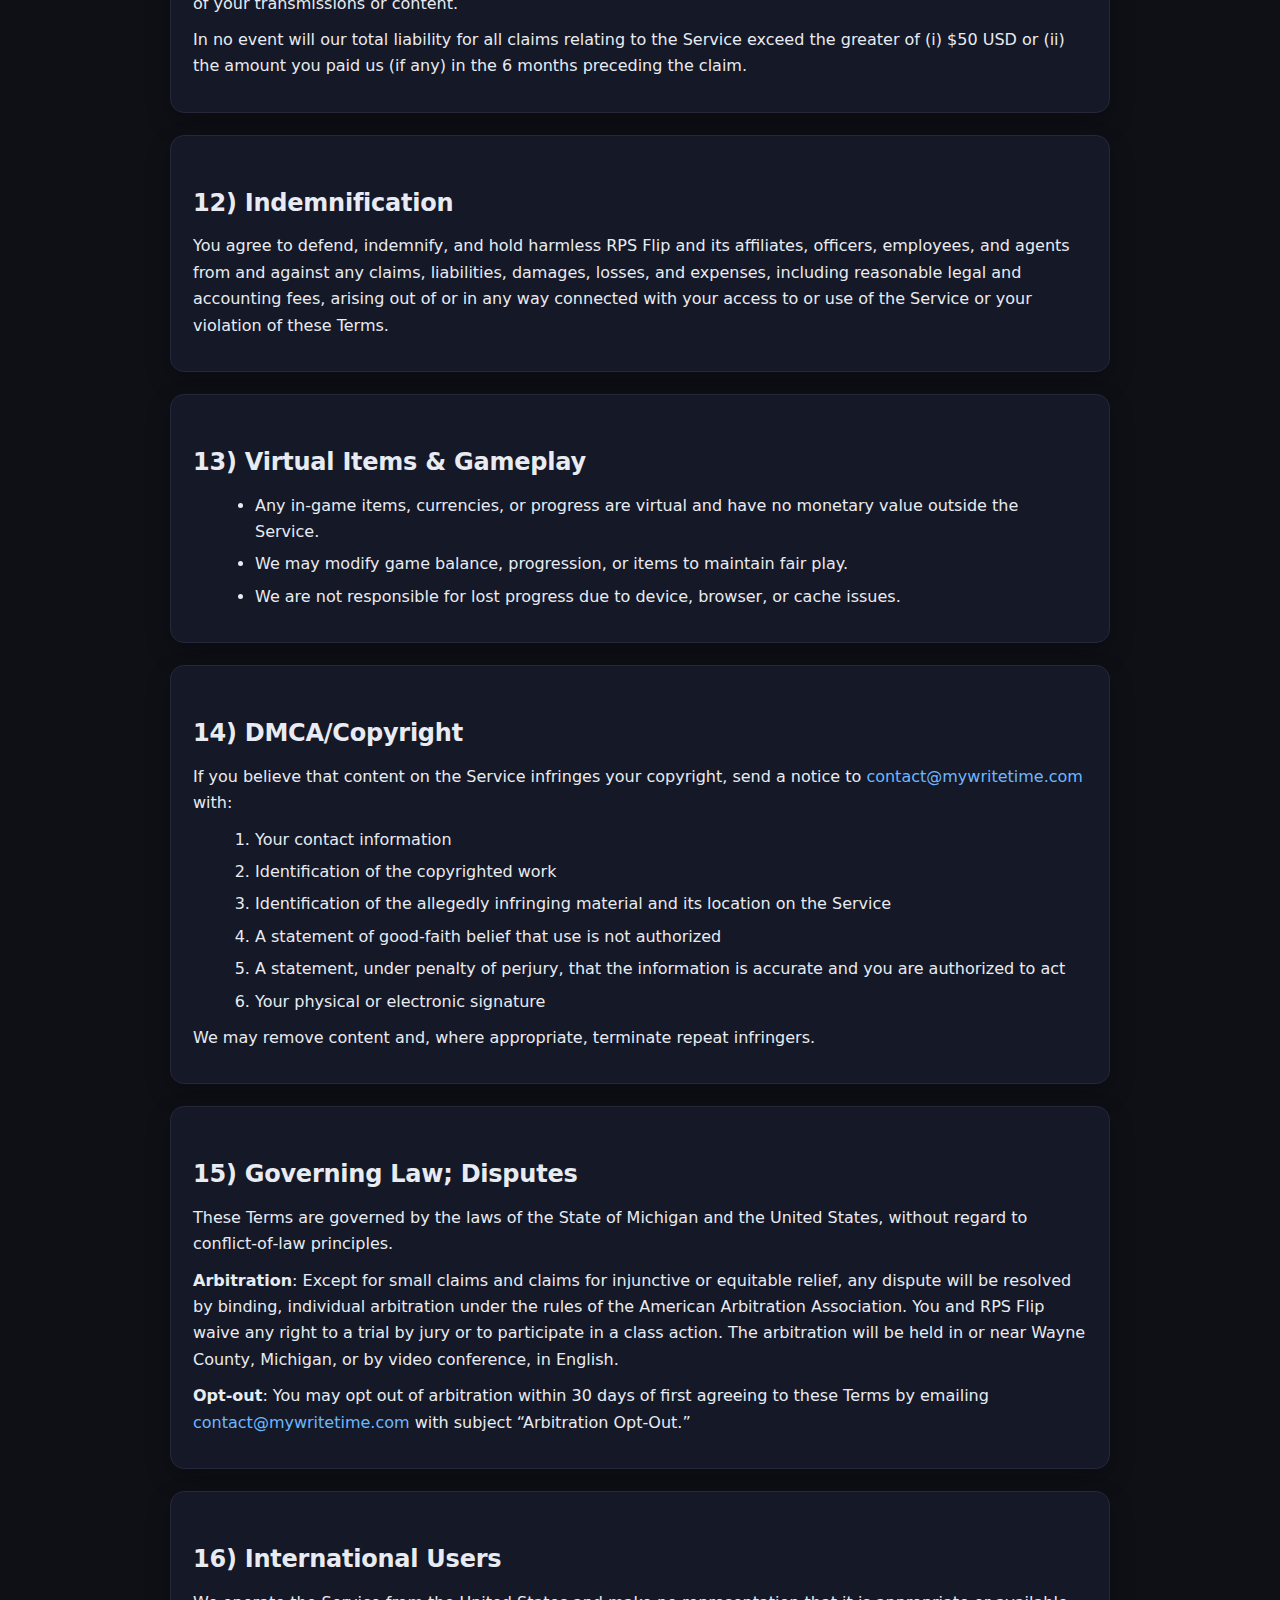
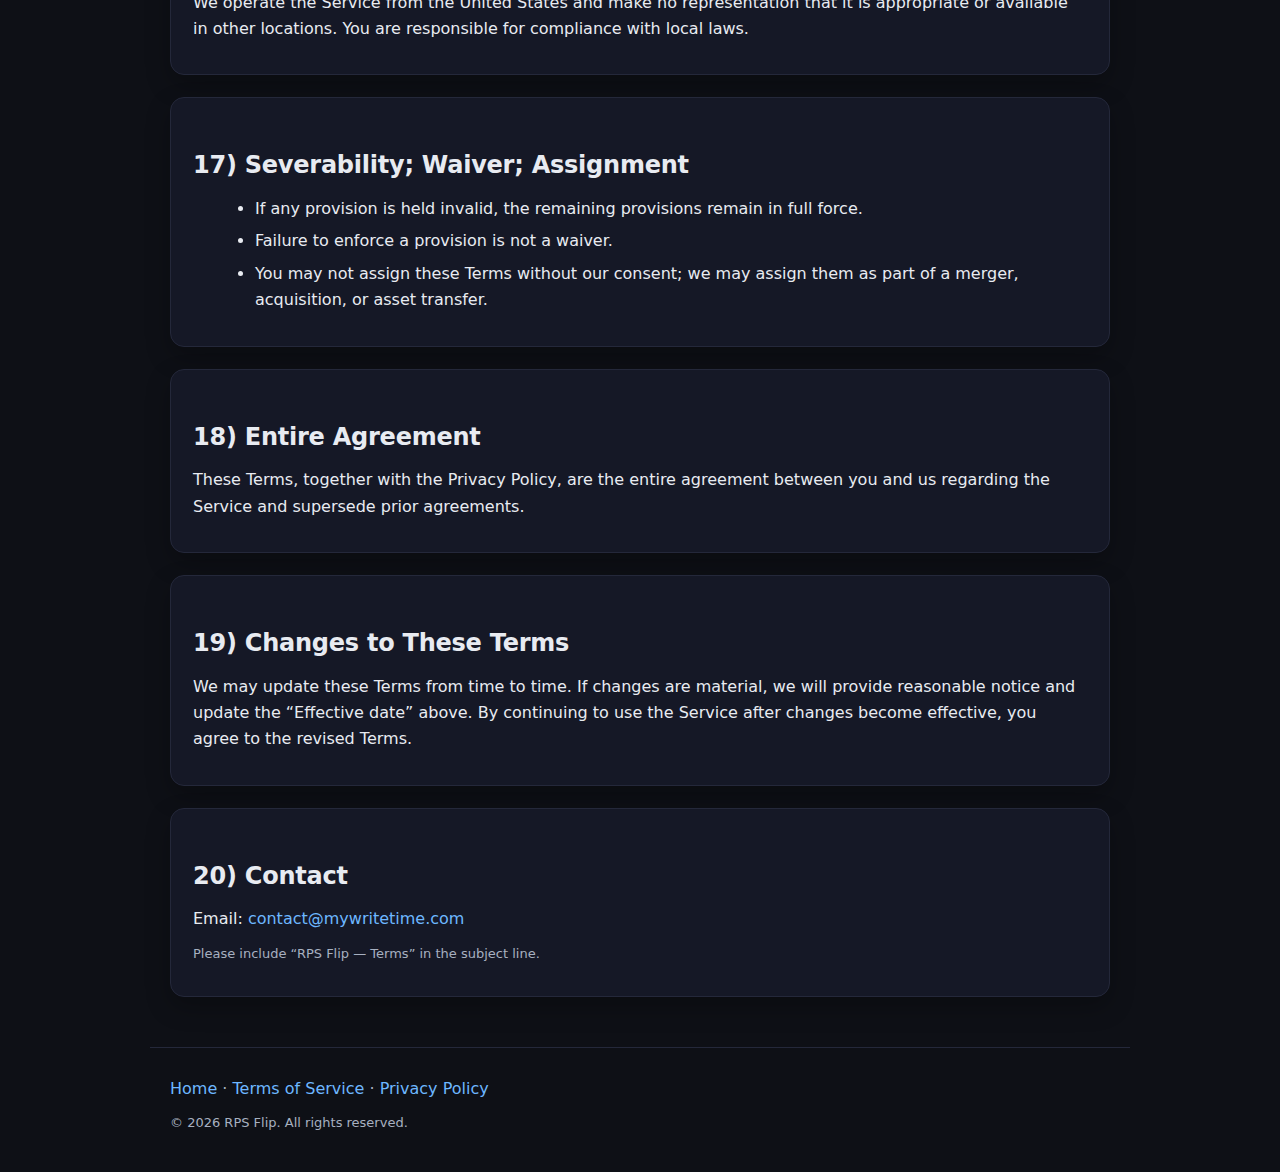
<file: terms.html>
<!doctype html>
<html lang="en">
<head>
  <meta charset="utf-8" />
  <title>Terms of Service — RPS Flip</title>
  <meta name="viewport" content="width=device-width, initial-scale=1" />
  <meta name="description" content="Terms of Service for RPS Flip — rules, acceptable use, disclaimers, and legal terms." />
  <link rel="icon" href="/favicon.ico" />
  <style>
    :root {
      --bg: #0e1016;
      --panel: #151826;
      --ink: #e8ebf1;
      --muted: #a7b0c0;
      --link: #6db7ff;
      --accent: #8b9eff;
      --border: #24283a;
      --code: #0c0f17;
      --radius: 14px;
      --maxw: 980px;
      --danger: #ff6b6b;
    }
    * { box-sizing: border-box }
    body {
      margin: 0; padding: 0;
      font: 16px/1.65 system-ui, -apple-system, Segoe UI, Roboto, Ubuntu, Cantarell, "Helvetica Neue", Arial, "Noto Sans", "Apple Color Emoji", "Segoe UI Emoji";
      background: radial-gradient(1200px 1200px at 90% -10%, rgba(109,183,255,0.06), transparent), #0e1016;
      color: var(--ink);
    }
    .wrap { max-width: var(--maxw); margin: 0 auto; padding: 28px 20px; }
    header.hero { padding: 52px 0 16px; border-bottom: 1px solid var(--border); }
    .hero h1 { margin: 0 0 6px; font-size: 36px; letter-spacing: -0.02em; }
    .hero p { margin: 0; color: var(--muted); }
    .panel {
      background: var(--panel);
      border: 1px solid var(--border);
      border-radius: var(--radius);
      padding: 22px;
      margin: 22px 0;
      box-shadow: 0 10px 24px rgba(0,0,0,0.25);
    }
    h2 { margin: 26px 0 8px; font-size: 24px; letter-spacing:-0.01em; }
    h3 { margin: 22px 0 8px; font-size: 18px; color: var(--accent); }
    p { margin: 10px 0; color: var(--ink); }
    ul, ol { margin: 10px 0 10px 22px; }
    li { margin: 6px 0; }
    a { color: var(--link); text-decoration: none; }
    a:hover, a:focus { text-decoration: underline; }
    .meta { font-size: 13px; color: var(--muted); }
    .badge { display:inline-block; padding:2px 8px; border-radius:999px; font-size: 12px; border:1px solid var(--border); color: var(--muted); }
    .notice { border-left:3px solid var(--accent); padding-left:12px; color:var(--muted); }
    .strong { color: var(--danger); font-weight: 700; }
  </style>
</head>
<body>
  <header class="hero">
    <div class="wrap">
      <span class="badge">Effective date: August 14, 2025</span>
      <h1>Terms of Service</h1>
      <p>These Terms of Service (“Terms”) govern your access to and use of the RPS Flip website, game, and related services (collectively, the “Service”). By accessing or using the Service, you agree to these Terms.</p>
      <p class="notice">If you do not agree to these Terms, do not use the Service.</p>
    </div>
  </header>

  <main class="wrap">
    <div class="panel">
      <h2>1) Who We Are</h2>
      <p>“RPS Flip,” “we,” “us,” or “our” refers to the operator of the Service. Contact us at <a href="mailto:contact@mywritetime.com">contact@mywritetime.com</a>.</p>
    </div>

    <div class="panel">
      <h2>2) Eligibility</h2>
      <ul>
        <li>You must be at least 13 years old to use the Service.</li>
        <li>If you are between 13 and 18, you may use the Service only with the consent of a parent or legal guardian.</li>
        <li>You represent that you can form a binding contract or have parental consent.</li>
      </ul>
    </div>

    <div class="panel">
      <h2>3) Changes to the Service</h2>
      <p>We may modify, suspend, or discontinue the Service (in whole or in part) at any time, with or without notice. We may also update these Terms; if changes are material, we’ll provide reasonable notice (e.g., by posting an update). Your continued use after changes become effective constitutes acceptance.</p>
    </div>

    <div class="panel">
      <h2>4) Acceptable Use</h2>
      <p>You agree not to, and not to attempt to:</p>
      <ul>
        <li>Use the Service for any unlawful purpose or to violate any law or regulation</li>
        <li>Interfere with or disrupt the integrity or performance of the Service</li>
        <li>Access the Service using automated means (bots, scrapers) except for indexing by search engines complying with robots.txt</li>
        <li>Reverse engineer, decompile, or otherwise attempt to derive source code (except where permitted by law)</li>
        <li>Upload or transmit malware, disruptive code, or content that is infringing, defamatory, or violates others’ rights</li>
        <li>Harass, abuse, or harm another person or encourage such conduct</li>
      </ul>
    </div>

    <div class="panel">
      <h2>5) User Content</h2>
      <p>If the Service allows you to submit content (e.g., feedback, scores, chat), you retain your rights to such content. You grant us a worldwide, non‑exclusive, royalty‑free, sublicensable, and transferable license to use, reproduce, distribute, display, and perform that content solely to operate, improve, and promote the Service.</p>
      <p>You represent that you have the necessary rights to the content you submit and that it does not infringe others’ rights or violate law.</p>
    </div>

    <div class="panel">
      <h2>6) Intellectual Property</h2>
      <ul>
        <li>The Service, including game mechanics, artwork, design, text, code, and other materials, is owned by us or our licensors and is protected by copyright, trademark, and other laws.</li>
        <li>We grant you a limited, non‑exclusive, non‑transferable, revocable license to use the Service for personal, non‑commercial purposes, subject to these Terms.</li>
        <li>All rights not expressly granted are reserved.</li>
      </ul>
    </div>

    <div class="panel">
      <h2>7) Third‑Party Services & Links</h2>
      <p>The Service may contain links to third‑party websites or services. We are not responsible for their content, policies, or practices. Your use of third‑party services is at your own risk and subject to their terms.</p>
    </div>

    <div class="panel">
      <h2>8) Privacy</h2>
      <p>Your use of the Service is subject to our <a href="/privacy.html">Privacy Policy</a>, which explains how we collect and use your information.</p>
    </div>

    <div class="panel">
      <h2>9) Termination</h2>
      <p>We may suspend or terminate your access to the Service at any time, with or without notice, if we reasonably believe you have violated these Terms or pose a risk to the Service or other users. Upon termination, your right to use the Service will immediately cease.</p>
    </div>

    <div class="panel">
      <h2>10) Disclaimers</h2>
      <p><span class="strong">THE SERVICE IS PROVIDED “AS IS” AND “AS AVAILABLE.”</span> TO THE MAXIMUM EXTENT PERMITTED BY LAW, WE DISCLAIM ALL WARRANTIES, EXPRESS OR IMPLIED, INCLUDING WARRANTIES OF MERCHANTABILITY, FITNESS FOR A PARTICULAR PURPOSE, AND NON‑INFRINGEMENT. WE DO NOT WARRANT THAT THE SERVICE WILL BE UNINTERRUPTED, SECURE, OR ERROR‑FREE.</p>
    </div>

    <div class="panel">
      <h2>11) Limitation of Liability</h2>
      <p>To the fullest extent permitted by law, we will not be liable for any indirect, incidental, special, consequential, or punitive damages, or any loss of profits or revenues, whether incurred directly or indirectly, or any loss of data, use, goodwill, or other intangible losses, resulting from (a) your access to or use of or inability to access or use the Service; (b) any conduct or content of any third party; or (c) unauthorized access, use, or alteration of your transmissions or content.</p>
      <p>In no event will our total liability for all claims relating to the Service exceed the greater of (i) $50 USD or (ii) the amount you paid us (if any) in the 6 months preceding the claim.</p>
    </div>

    <div class="panel">
      <h2>12) Indemnification</h2>
      <p>You agree to defend, indemnify, and hold harmless RPS Flip and its affiliates, officers, employees, and agents from and against any claims, liabilities, damages, losses, and expenses, including reasonable legal and accounting fees, arising out of or in any way connected with your access to or use of the Service or your violation of these Terms.</p>
    </div>

    <div class="panel">
      <h2>13) Virtual Items & Gameplay</h2>
      <ul>
        <li>Any in‑game items, currencies, or progress are virtual and have no monetary value outside the Service.</li>
        <li>We may modify game balance, progression, or items to maintain fair play.</li>
        <li>We are not responsible for lost progress due to device, browser, or cache issues.</li>
      </ul>
    </div>

    <div class="panel">
      <h2>14) DMCA/Copyright</h2>
      <p>If you believe that content on the Service infringes your copyright, send a notice to <a href="mailto:contact@mywritetime.com">contact@mywritetime.com</a> with:</p>
      <ol>
        <li>Your contact information</li>
        <li>Identification of the copyrighted work</li>
        <li>Identification of the allegedly infringing material and its location on the Service</li>
        <li>A statement of good‑faith belief that use is not authorized</li>
        <li>A statement, under penalty of perjury, that the information is accurate and you are authorized to act</li>
        <li>Your physical or electronic signature</li>
      </ol>
      <p>We may remove content and, where appropriate, terminate repeat infringers.</p>
    </div>

    <div class="panel">
      <h2>15) Governing Law; Disputes</h2>
      <p>These Terms are governed by the laws of the State of Michigan and the United States, without regard to conflict‑of‑law principles.</p>
      <p><strong>Arbitration</strong>: Except for small claims and claims for injunctive or equitable relief, any dispute will be resolved by binding, individual arbitration under the rules of the American Arbitration Association. You and RPS Flip waive any right to a trial by jury or to participate in a class action. The arbitration will be held in or near Wayne County, Michigan, or by video conference, in English.</p>
      <p><strong>Opt‑out</strong>: You may opt out of arbitration within 30 days of first agreeing to these Terms by emailing <a href="mailto:contact@mywritetime.com">contact@mywritetime.com</a> with subject “Arbitration Opt‑Out.”</p>
    </div>

    <div class="panel">
      <h2>16) International Users</h2>
      <p>We operate the Service from the United States and make no representation that it is appropriate or available in other locations. You are responsible for compliance with local laws.</p>
    </div>

    <div class="panel">
      <h2>17) Severability; Waiver; Assignment</h2>
      <ul>
        <li>If any provision is held invalid, the remaining provisions remain in full force.</li>
        <li>Failure to enforce a provision is not a waiver.</li>
        <li>You may not assign these Terms without our consent; we may assign them as part of a merger, acquisition, or asset transfer.</li>
      </ul>
    </div>

    <div class="panel">
      <h2>18) Entire Agreement</h2>
      <p>These Terms, together with the Privacy Policy, are the entire agreement between you and us regarding the Service and supersede prior agreements.</p>
    </div>

    <div class="panel">
      <h2>19) Changes to These Terms</h2>
      <p>We may update these Terms from time to time. If changes are material, we will provide reasonable notice and update the “Effective date” above. By continuing to use the Service after changes become effective, you agree to the revised Terms.</p>
    </div>

    <div class="panel">
      <h2>20) Contact</h2>
      <p>Email: <a href="mailto:contact@mywritetime.com">contact@mywritetime.com</a></p>
      <p class="meta">Please include “RPS Flip — Terms” in the subject line.</p>
    </div>
  </main>

  <footer class="wrap" style="border-top:1px solid var(--border); color:var(--muted);">
    <nav>
      <a href="/">Home</a> ·
      <a href="/terms.html">Terms of Service</a> ·
      <a href="/privacy.html">Privacy Policy</a>
    </nav>
    <p class="meta">© <span id="y"></span> RPS Flip. All rights reserved.</p>
  </footer>

  <script>document.getElementById('y').textContent = new Date().getFullYear();</script>
</body>
</html>
</file>
<file: style.css>
/* Root colors */
:root {
  --navy: #0b1220;
  --blue: #1e40af;
  --blue-light: #3b82f6;
  --text-light: #e0e7ff;
  --text-muted: #a5b4fc;
  --bg-dark: #121e3a;
  --panel-bg: #162447;
  --btn-bg: #1e40af;
  --btn-hover: #3b82f6;
  --border-color: #273c75;
  --font-family: 'Segoe UI', Tahoma, Geneva, Verdana, sans-serif;
}

/* Reset */
*,
*::before,
*::after {
  box-sizing: border-box;
  margin: 0;
  padding: 0;
}

body {
  font-family: var(--font-family);
  background-color: var(--navy);
  color: var(--text-light);
  line-height: 1.5;
  min-height: 100vh;
  -webkit-font-smoothing: antialiased;
  -moz-osx-font-smoothing: grayscale;
}

a {
  color: var(--blue-light);
  text-decoration: none;
}

a:hover,
a:focus {
  text-decoration: underline;
}

/* Navigation */
.main-nav {
  background-color: var(--bg-dark);
  padding: 1rem 2rem;
  box-shadow: 0 2px 5px rgba(0, 0, 0, 0.3);
}

.main-nav ul {
  list-style: none;
  display: flex;
  gap: 1.5rem;
}

.main-nav a {
  font-weight: 600;
  font-size: 1rem;
  padding: 0.3rem 0.5rem;
  border-radius: 5px;
  transition: background-color 0.25s ease;
}

.main-nav a[aria-current="page"],
.main-nav a:hover,
.main-nav a:focus {
  background-color: var(--blue);
}

/* Layout */
.app {
  display: flex;
  height: calc(100vh - 58px); /* Nav height approx */
}

/* Sidebar */
.sidebar {
  background-color: var(--panel-bg);
  width: 320px;
  display: flex;
  flex-direction: column;
  padding: 1.5rem 1.5rem 1rem 1.5rem;
  gap: 1rem;
  overflow-y: auto;
  border-right: 1px solid var(--border-color);
}

/* Brand */
.brand .logo {
  font-size: 2.2rem;
  font-weight: 900;
  color: var(--blue-light);
  user-select: none;
}

.brand h1 {
  font-size: 1.3rem;
  font-weight: 700;
  margin-top: 0.3rem;
  color: var(--text-light);
}

.brand .small {
  font-size: 0.9rem;
  color: var(--text-muted);
  margin-top: 0.15rem;
}

/* Panels */
.panel {
  background-color: var(--bg-dark);
  border-radius: 10px;
  padding: 1rem;
  box-shadow: 0 2px 6px rgba(0, 0, 0, 0.4);
}

/* Coins Panel */
.coins-panel .coins-row {
  display: flex;
  justify-content: space-between;
  margin-bottom: 1rem;
}

.coin-display {
  display: flex;
  align-items: center;
  gap: 0.6rem;
}

.coin-icon {
  font-size: 1.8rem;
}

.coin-text,
.value-pill {
  font-family: monospace;
  font-weight: 700;
  font-size: 1.3rem;
  color: var(--blue-light);
}

/* Controls */
.control {
  margin-top: 1rem;
}

.range-wrap {
  display: flex;
  align-items: center;
  gap: 0.6rem;
}

input[type="range"] {
  flex-grow: 1;
  -webkit-appearance: none;
  height: 6px;
  background: var(--border-color);
  border-radius: 5px;
  cursor: pointer;
}

input[type="range"]::-webkit-slider-thumb {
  -webkit-appearance: none;
  width: 18px;
  height: 18px;
  background: var(--blue-light);
  border-radius: 50%;
  cursor: pointer;
  box-shadow: 0 0 6px var(--blue-light);
  transition: background 0.3s ease;
}

input[type="range"]:focus::-webkit-slider-thumb {
  background: var(--blue);
  box-shadow: 0 0 10px var(--blue);
}

.small-muted {
  color: var(--text-muted);
  font-size: 0.75rem;
  margin-top: 0.2rem;
}

/* Shop List */
.shop-list {
  margin-top: 0.8rem;
  display: flex;
  flex-direction: column;
  gap: 0.6rem;
  max-height: 200px;
  overflow-y: auto;
}

.shop-item {
  display: flex;
  align-items: center;
  gap: 0.8rem;
  background-color: var(--navy);
  padding: 0.4rem 0.8rem;
  border-radius: 8px;
  color: var(--text-light);
  box-shadow: inset 0 0 8px rgba(0,0,0,0.4);
  transition: background-color 0.3s ease;
}

.shop-item.owned {
  opacity: 0.6;
}

.shop-item .icon {
  font-size: 1.5rem;
  width: 32px;
  text-align: center;
}

.shop-item .info {
  flex-grow: 1;
  display: flex;
  flex-direction: column;
  gap: 2px;
  font-size: 0.9rem;
}

.shop-item .name {
  font-weight: 700;
  color: var(--blue-light);
}

.shop-item .rarity {
  font-size: 0.75rem;
  color: var(--text-muted);
  font-style: italic;
}

.shop-item .cost {
  font-family: monospace;
  font-size: 0.85rem;
  color: var(--text-muted);
}

.shop-item button {
  background-color: var(--btn-bg);
  color: white;
  border: none;
  padding: 0.3rem 0.7rem;
  border-radius: 7px;
  font-weight: 700;
  cursor: pointer;
  transition: background-color 0.25s ease;
}

.shop-item button:disabled {
  background-color: #444c6d;
  cursor: not-allowed;
}

.shop-item button:hover:not(:disabled),
.shop-item button:focus-visible:not(:disabled) {
  background-color: var(--btn-hover);
}

/* Buttons general */
button {
  font-family: var(--font-family);
  font-weight: 700;
  font-size: 0.9rem;
  border: none;
  border-radius: 8px;
  cursor: pointer;
  background-color: var(--btn-bg);
  color: white;
  padding: 0.5rem 1rem;
  transition: background-color 0.25s ease;
}

button:hover,
button:focus-visible {
  background-color: var(--btn-hover);
}

/* Activity log */
#log-items {
  font-size: 0.85rem;
  color: var(--text-muted);
  max-height: 120px;
  overflow-y: auto;
}

/* Footer */
.footer {
  font-size: 0.8rem;
  color: var(--text-muted);
  text-align: center;
}

/* Game Area */
.game-area {
  flex-grow: 1;
  display: flex;
  flex-direction: column;
  padding: 1rem 1.5rem;
  overflow-y: auto;
  background-color: var(--bg-dark);
}

/* Top row status panels */
.top-row {
  display: flex;
  gap: 1.2rem;
  margin-bottom: 1rem;
}

.status-panel {
  background-color: var(--panel-bg);
  border-radius: 8px;
  padding: 0.6rem 1rem;
  flex: 1;
  text-align: center;
}

.status-panel .label {
  font-size: 0.8rem;
  color: var(--text-muted);
}

.status-panel .value {
  font-family: monospace;
  font-weight: 900;
  font-size: 1.6rem;
  color: var(--blue-light);
  margin-top: 0.15rem;
}

/* Battle Stage */
.battle-stage {
  background-color: var(--navy);
  border-radius: 12px;
  padding: 1rem;
  margin-bottom: 1.5rem;
  box-shadow: 0 4px 10px rgba(0,0,0,0.6);
  position: relative;
}

/* Arena */
.arena {
  display: flex;
  justify-content: space-around;
  align-items: center;
  margin-bottom: 1rem;
  gap: 1rem;
}

.card {
  background-color: var(--panel-bg);
  border-radius: 12px;
  padding: 1rem 1.2rem;
  width: 120px;
  text-align: center;
  box-shadow: inset 0 0 6px rgba(0,0,0,0.4);
  user-select: none;
}

.card .label {
  font-family: monospace;
  font-size: 0.85rem;
  color: var(--text-muted);
  margin-bottom: 0.5rem;
}

.card .icon {
  font-size: 3.2rem;
  margin-bottom: 0.3rem;
}

.card .small.muted {
  font-size: 0.8rem;
  color: var(--text-muted);
}

/* VS area */
.vs-area {
  display: flex;
  flex-direction: column;
  align-items: center;
  gap: 0.25rem;
}

.vs-bubble {
  font-family: monospace;
  font-weight: 900;
  background: linear-gradient(45deg, var(--blue), var(--blue-light));
  padding: 0.4rem 0.7rem;
  border-radius: 50%;
  color: white;
  font-size: 1rem;
  user-select: none;
  box-shadow: 0 0 8px var(--blue-light);
}

/* Battle choices buttons */
.choices {
  display: flex;
  justify-content: center;
  gap: 0.75rem;
  flex-wrap: wrap;
}

.choice-btn {
  background-color: var(--btn-bg);
  color: white;
  border: none;
  padding: 0.6rem 1.1rem;
  border-radius: 12px;
  font-weight: 700;
  font-size: 1rem;
  cursor: pointer;
  transition: background-color 0.3s ease;
  user-select: none;
}

.choice-btn:hover,
.choice-btn:focus-visible {
  background-color: var(--btn-hover);
}

.choice-btn:disabled {
  background-color: #444c6d;
  cursor: not-allowed;
}

/* Result banner */
.result-banner {
  font-weight: 900;
  font-size: 1.25rem;
  text-align: center;
  margin-top: 0.6rem;
  color: var(--blue-light);
  min-height: 2em;
  user-select: none;
}

/* Confetti & Coin burst */
.confetti-wrap,
.coin-burst {
  position: absolute;
  pointer-events: none;
  top: 0; left: 0; right: 0; bottom: 0;
  overflow: visible;
  z-index: 999;
}

/* Matchup and Bot inventory panels */
.matchup,
.bot-inventory {
  background-color: var(--panel-bg);
  border-radius: 10px;
  padding: 0.8rem;
  min-height: 120px;
  box-shadow: inset 0 0 8px rgba(0, 0, 0, 0.5);
  font-size: 0.9rem;
  color: var(--text-light);
}

/* Bot inventory items */
.bot-item {
  margin-bottom: 0.3rem;
  font-weight: 700;
  user-select: none;
  color: var(--blue-light);
}

/* Debug & controls panel buttons */
#auto-bot-buy,
#shuffle-shop {
  background-color: var(--btn-bg);
  padding: 0.6rem 1rem;
  border-radius: 12px;
  font-weight: 700;
  color: white;
  border: none;
  cursor: pointer;
  transition: background-color 0.3s ease;
}

#auto-bot-buy:hover,
#shuffle-shop:hover,
#auto-bot-buy:focus-visible,
#shuffle-shop:focus-visible {
  background-color: var(--btn-hover);
}
.confetti-dot {
  position: absolute;
  width: 8px;
  height: 8px;
  border-radius: 50%;
  animation: confetti-fall 3s linear forwards;
  opacity: 0.9;
  top: 0;
  pointer-events: none;
  z-index: 1000;
}

@keyframes confetti-fall {
  0% { transform: translateY(0) rotate(0deg); opacity: 1; }
  100% { transform: translateY(300px) rotate(360deg); opacity: 0; }
}
</file>
